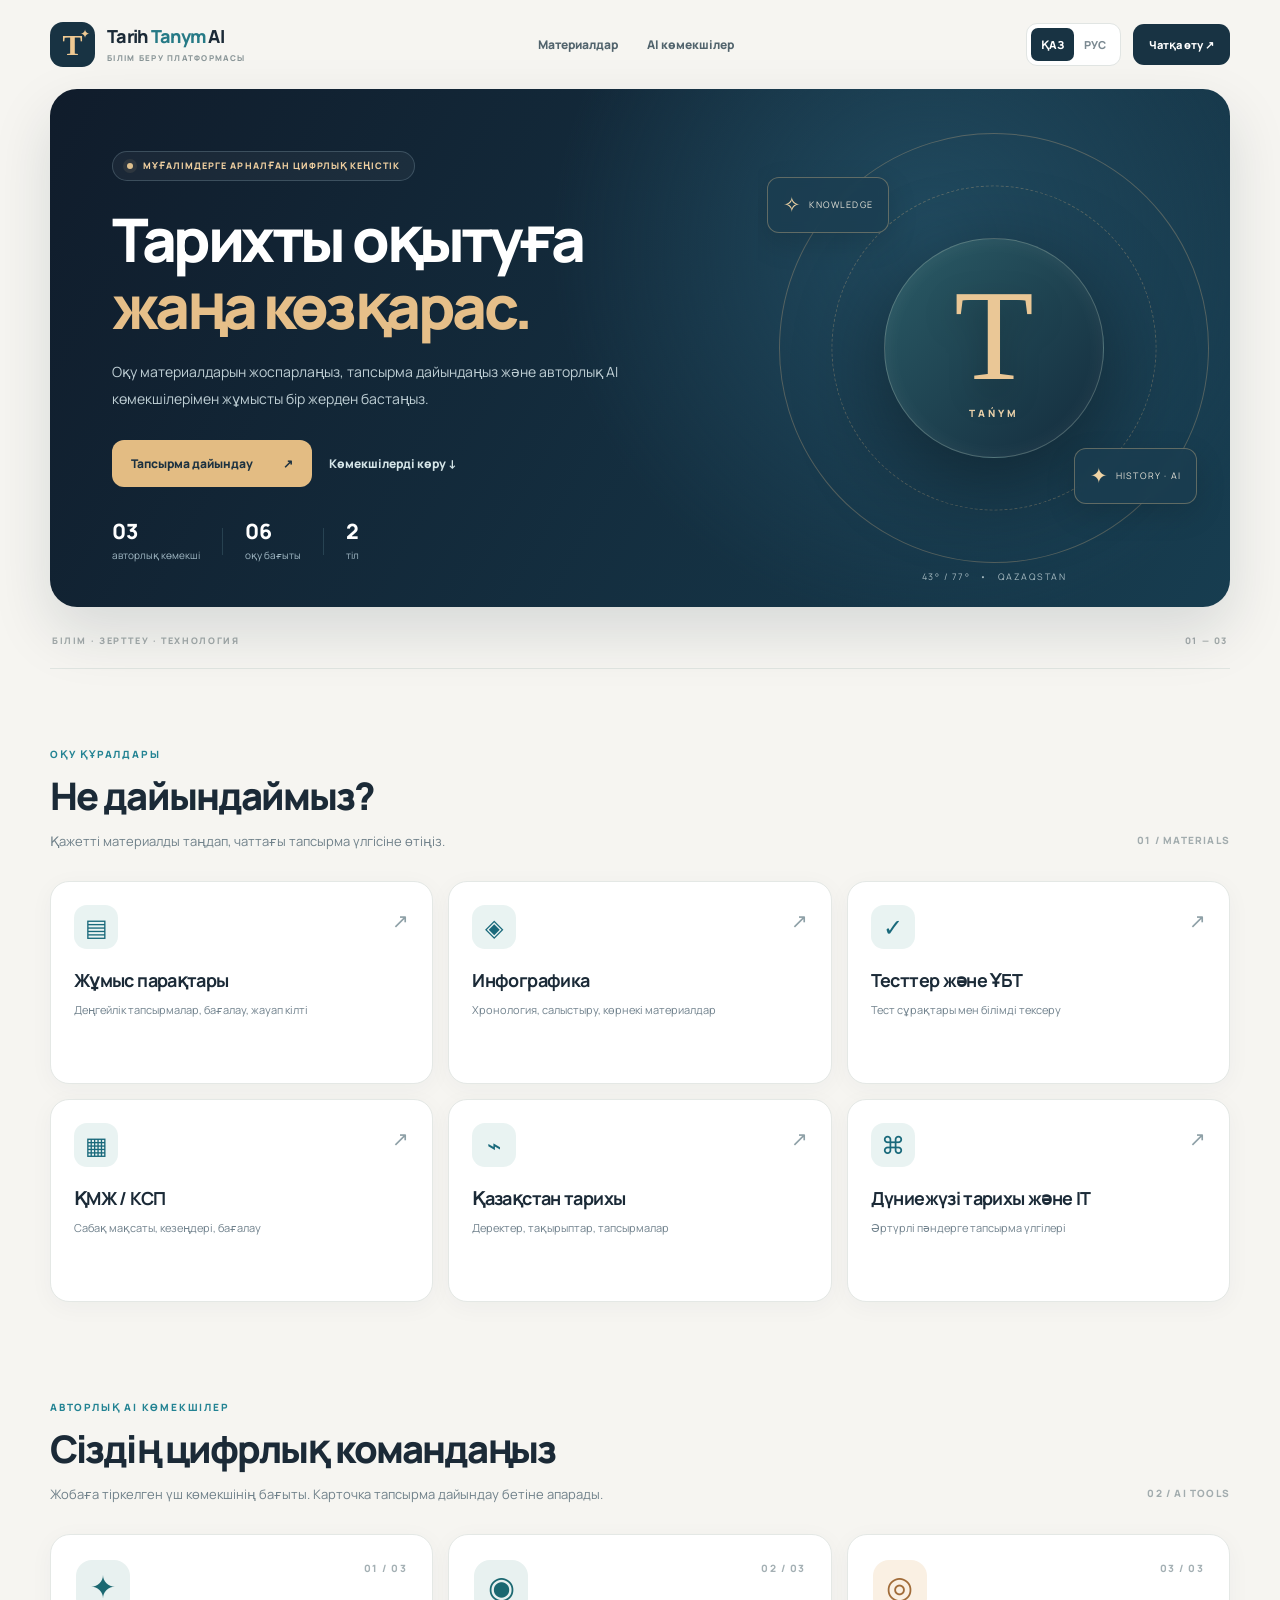
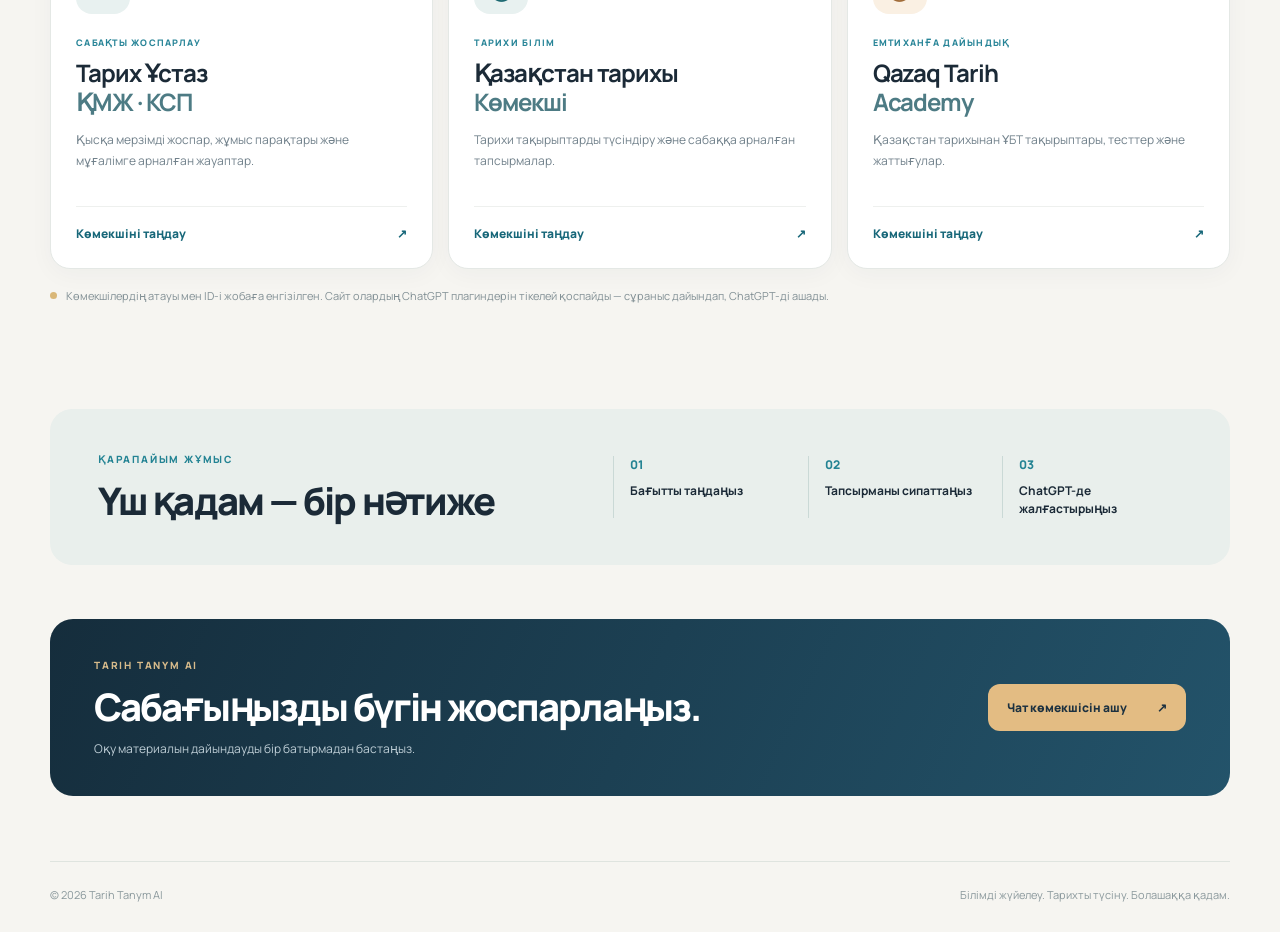
<file: index.html>
<!doctype html>
<html lang="kk">
<head>
<meta charset="utf-8"><meta name="viewport" content="width=device-width, initial-scale=1">
<meta name="theme-color" content="#101e2d">
<meta name="description" content="Tarih Tanym AI — оқу материалдары мен авторлық AI көмекшілеріне арналған білім беру платформасы.">
<title>Tarih Tanym AI · Білім беру платформасы</title>
<link rel="stylesheet" href="bots.css?v=20261123e">
<script defer src="bots.js?v=20261123b"></script>
</head>
<body>
<div class="page-wrap">
<header class="site-header wrap">
<a class="brand" href="./" aria-label="Tarih Tanym AI"><span class="brand-mark">T<span>✦</span></span><span class="brand-name">Tarih <em>Tanym</em> AI<small>БІЛІМ БЕРУ ПЛАТФОРМАСЫ</small></span></a>
<nav class="top-nav" aria-label="Навигация"><a href="#materials" data-kk="Материалдар" data-ru="Материалы">Материалдар</a><a href="#assistants" data-kk="AI көмекшілер" data-ru="AI-помощники">AI көмекшілер</a></nav>
<div class="header-actions"><div class="language-switch" role="group" aria-label="Тіл / Язык"><button type="button" data-lang="kk" aria-pressed="true">ҚАЗ</button><button type="button" data-lang="ru" aria-pressed="false">РУС</button></div><a class="header-cta" href="chat.html" data-kk="Чатқа өту ↗" data-ru="Открыть чат ↗">Чатқа өту ↗</a></div>
</header>
<main>
<section class="hero wrap" aria-labelledby="page-title">
<div class="hero-copy"><div class="hero-pill"><span class="hero-status"></span><span data-kk="МҰҒАЛІМДЕРГЕ АРНАЛҒАН ЦИФРЛЫҚ КЕҢІСТІК" data-ru="ЦИФРОВОЕ ПРОСТРАНСТВО ДЛЯ ПЕДАГОГОВ">МҰҒАЛІМДЕРГЕ АРНАЛҒАН ЦИФРЛЫҚ КЕҢІСТІК</span></div>
<h1 id="page-title" data-kk="Тарихты оқытуға <span>жаңа көзқарас.</span>" data-ru="Новый подход <span>к преподаванию истории.</span>">Тарихты оқытуға <span>жаңа көзқарас.</span></h1>
<p data-kk="Оқу материалдарын жоспарлаңыз, тапсырма дайындаңыз және авторлық AI көмекшілерімен жұмысты бір жерден бастаңыз." data-ru="Планируйте уроки, готовьте задания и работайте с авторскими AI-помощниками — всё в одном удобном пространстве.">Оқу материалдарын жоспарлаңыз, тапсырма дайындаңыз және авторлық AI көмекшілерімен жұмысты бір жерден бастаңыз.</p>
<div class="hero-actions"><a class="primary-cta" href="chat.html"><span data-kk="Тапсырма дайындау" data-ru="Создать задание">Тапсырма дайындау</span><span aria-hidden="true">↗</span></a><a class="secondary-cta" href="#assistants" data-kk="Көмекшілерді көру ↓" data-ru="Посмотреть помощников ↓">Көмекшілерді көру ↓</a></div>
<div class="hero-bottom"><span><strong>03</strong><span data-kk="авторлық көмекші" data-ru="авторских помощника">авторлық көмекші</span></span><i></i><span><strong>06</strong><span data-kk="оқу бағыты" data-ru="учебных направлений">оқу бағыты</span></span><i></i><span><strong>2</strong><span data-kk="тіл" data-ru="языка интерфейса">тіл</span></span></div>
</div>
<div class="hero-visual" aria-hidden="true"><div class="visual-orbit orbit-one"></div><div class="visual-orbit orbit-two"></div><div class="visual-center"><span class="visual-glyph">T</span><span>TAŃYM</span></div><div class="visual-floating floating-one">✧ <span>KNOWLEDGE</span></div><div class="visual-floating floating-two">✦ <span>HISTORY · AI</span></div><div class="visual-coordinates">43° / 77° &nbsp; • &nbsp; QAZAQSTAN</div></div>
</section>
<div class="section-divider wrap"><span data-kk="БІЛІМ · ЗЕРТТЕУ · ТЕХНОЛОГИЯ" data-ru="ЗНАНИЯ · ИССЛЕДОВАНИЯ · ТЕХНОЛОГИИ">БІЛІМ · ЗЕРТТЕУ · ТЕХНОЛОГИЯ</span><span>01 — 03</span></div>
<section id="materials" class="resources-section wrap">
<div class="section-heading"><div><span class="section-label" data-kk="ОҚУ ҚҰРАЛДАРЫ" data-ru="УЧЕБНЫЕ ИНСТРУМЕНТЫ">ОҚУ ҚҰРАЛДАРЫ</span><h2 data-kk="Не дайындаймыз?" data-ru="Что будем создавать?">Не дайындаймыз?</h2><p class="section-intro" data-kk="Қажетті материалды таңдап, чаттағы тапсырма үлгісіне өтіңіз." data-ru="Выберите материал и перейдите к готовому шаблону запроса.">Қажетті материалды таңдап, чаттағы тапсырма үлгісіне өтіңіз.</p></div><span class="section-side">01 / MATERIALS</span></div>
<div class="resource-grid"><a class="resource-tile" href="chat.html?bot=lesson&kind=worksheet"><span class="tile-icon" aria-hidden="true">▤</span><strong data-kk="Жұмыс парақтары" data-ru="Рабочие листы">Жұмыс парақтары</strong><span class="tile-description" data-kk="Деңгейлік тапсырмалар, бағалау, жауап кілті" data-ru="Задания, критерии и ключи ответов">Деңгейлік тапсырмалар, бағалау, жауап кілті</span><span class="tile-arrow" aria-hidden="true">↗</span></a>
<a class="resource-tile" href="chat.html?bot=lesson&kind=infographic"><span class="tile-icon" aria-hidden="true">◈</span><strong data-kk="Инфографика" data-ru="Инфографика">Инфографика</strong><span class="tile-description" data-kk="Хронология, салыстыру, көрнекі материалдар" data-ru="Хронология, сравнения, наглядные схемы">Хронология, салыстыру, көрнекі материалдар</span><span class="tile-arrow" aria-hidden="true">↗</span></a>
<a class="resource-tile" href="chat.html?bot=academy&kind=quiz"><span class="tile-icon" aria-hidden="true">✓</span><strong data-kk="Тесттер және ҰБТ" data-ru="Тесты и ЕНТ">Тесттер және ҰБТ</strong><span class="tile-description" data-kk="Тест сұрақтары мен білімді тексеру" data-ru="Проверка знаний и подготовка к ЕНТ">Тест сұрақтары мен білімді тексеру</span><span class="tile-arrow" aria-hidden="true">↗</span></a>
<a class="resource-tile" href="chat.html?bot=lesson&kind=lesson"><span class="tile-icon" aria-hidden="true">▦</span><strong data-kk="ҚМЖ / КСП" data-ru="КСП / ҚМЖ">ҚМЖ / КСП</strong><span class="tile-description" data-kk="Сабақ мақсаты, кезеңдері, бағалау" data-ru="Цели, этапы и оценивание урока">Сабақ мақсаты, кезеңдері, бағалау</span><span class="tile-arrow" aria-hidden="true">↗</span></a>
<a class="resource-tile" href="chat.html?bot=history&kind=explain"><span class="tile-icon" aria-hidden="true">⌁</span><strong data-kk="Қазақстан тарихы" data-ru="История Казахстана">Қазақстан тарихы</strong><span class="tile-description" data-kk="Деректер, тақырыптар, тапсырмалар" data-ru="Темы, факты, вопросы и задания">Деректер, тақырыптар, тапсырмалар</span><span class="tile-arrow" aria-hidden="true">↗</span></a>
<a class="resource-tile" href="chat.html?bot=lesson&kind=custom"><span class="tile-icon" aria-hidden="true">⌘</span><strong data-kk="Дүниежүзі тарихы және IT" data-ru="Всемирная история и IT">Дүниежүзі тарихы және IT</strong><span class="tile-description" data-kk="Әртүрлі пәндерге тапсырма үлгілері" data-ru="Шаблоны заданий для разных предметов">Әртүрлі пәндерге тапсырма үлгілері</span><span class="tile-arrow" aria-hidden="true">↗</span></a></div>
</section>
<section id="assistants" class="bots-section wrap">
<div class="section-heading"><div><span class="section-label" data-kk="АВТОРЛЫҚ AI КӨМЕКШІЛЕР" data-ru="АВТОРСКИЕ AI-ПОМОЩНИКИ">АВТОРЛЫҚ AI КӨМЕКШІЛЕР</span><h2 data-kk="Сіздің цифрлық командаңыз" data-ru="Ваша цифровая команда">Сіздің цифрлық командаңыз</h2><p class="section-intro" data-kk="Жобаға тіркелген үш көмекшінің бағыты. Карточка тапсырма дайындау бетіне апарады." data-ru="Три помощника из вашего проекта. Карточки открывают подготовку тематических заданий.">Жобаға тіркелген үш көмекшінің бағыты. Карточка тапсырма дайындау бетіне апарады.</p></div><span class="section-side">02 / AI TOOLS</span></div>
<div class="bot-grid"><a href="chat.html?bot=lesson" class="plugin-card"><div class="plugin-card-top"><span class="plugin-symbol">✦</span><span class="plugin-index">01 / 03</span></div><span class="plugin-label" data-kk="САБАҚТЫ ЖОСПАРЛАУ" data-ru="ПЛАНИРОВАНИЕ УРОКА">САБАҚТЫ ЖОСПАРЛАУ</span><h3>Тарих Ұстаз<span>ҚМЖ · КСП</span></h3><p data-kk="Қысқа мерзімді жоспар, жұмыс парақтары және мұғалімге арналған жауаптар." data-ru="КСП, рабочие листы, дескрипторы и ответы для учителя.">Қысқа мерзімді жоспар, жұмыс парақтары және мұғалімге арналған жауаптар.</p><span class="plugin-link"><span data-kk="Көмекшіні таңдау" data-ru="Выбрать помощника">Көмекшіні таңдау</span><span aria-hidden="true">↗</span></span></a>
<a href="chat.html?bot=history" class="plugin-card"><div class="plugin-card-top"><span class="plugin-symbol">◉</span><span class="plugin-index">02 / 03</span></div><span class="plugin-label" data-kk="ТАРИХИ БІЛІМ" data-ru="ИСТОРИЧЕСКИЕ ЗНАНИЯ">ТАРИХИ БІЛІМ</span><h3>Қазақстан тарихы<span>Көмекші</span></h3><p data-kk="Тарихи тақырыптарды түсіндіру және сабаққа арналған тапсырмалар." data-ru="Разбор исторических тем, вопросы и материалы для урока.">Тарихи тақырыптарды түсіндіру және сабаққа арналған тапсырмалар.</p><span class="plugin-link"><span data-kk="Көмекшіні таңдау" data-ru="Выбрать помощника">Көмекшіні таңдау</span><span aria-hidden="true">↗</span></span></a>
<a href="chat.html?bot=academy" class="plugin-card"><div class="plugin-card-top"><span class="plugin-symbol">◎</span><span class="plugin-index">03 / 03</span></div><span class="plugin-label" data-kk="ЕМТИХАНҒА ДАЙЫНДЫҚ" data-ru="ПОДГОТОВКА К ЭКЗАМЕНУ">ЕМТИХАНҒА ДАЙЫНДЫҚ</span><h3>Qazaq Tarih<span>Academy</span></h3><p data-kk="Қазақстан тарихынан ҰБТ тақырыптары, тесттер және жаттығулар." data-ru="Тесты, темы ЕНТ и тренировка по истории Казахстана.">Қазақстан тарихынан ҰБТ тақырыптары, тесттер және жаттығулар.</p><span class="plugin-link"><span data-kk="Көмекшіні таңдау" data-ru="Выбрать помощника">Көмекшіні таңдау</span><span aria-hidden="true">↗</span></span></a></div>
<p class="access-note"><span class="note-dot"></span><span data-kk="Көмекшілердің атауы мен ID-і жобаға енгізілген. Сайт олардың ChatGPT плагиндерін тікелей қоспайды — сұраныс дайындап, ChatGPT-ді ашады." data-ru="Названия и ID помощников внесены в проект. Сайт пока не подключает сами плагины к ChatGPT — он готовит запрос и открывает чат.">Көмекшілердің атауы мен ID-і жобаға енгізілген. Сайт олардың ChatGPT плагиндерін тікелей қоспайды — сұраныс дайындап, ChatGPT-ді ашады.</span></p>
</section>
<section class="how-section wrap"><div><span class="section-label" data-kk="ҚАРАПАЙЫМ ЖҰМЫС" data-ru="ПРОСТОЙ СЦЕНАРИЙ">ҚАРАПАЙЫМ ЖҰМЫС</span><h2 data-kk="Үш қадам — бір нәтиже" data-ru="Три шага — один результат">Үш қадам — бір нәтиже</h2></div><div class="how-steps"><div><span>01</span><strong data-kk="Бағытты таңдаңыз" data-ru="Выберите направление">Бағытты таңдаңыз</strong></div><div><span>02</span><strong data-kk="Тапсырманы сипаттаңыз" data-ru="Опишите задание">Тапсырманы сипаттаңыз</strong></div><div><span>03</span><strong data-kk="ChatGPT-де жалғастырыңыз" data-ru="Продолжите в ChatGPT">ChatGPT-де жалғастырыңыз</strong></div></div></section>
<section class="closing-banner wrap"><div><span class="section-label" data-kk="TARIH TANYM AI" data-ru="TARIH TANYM AI">TARIH TANYM AI</span><h2 data-kk="Сабағыңызды бүгін жоспарлаңыз." data-ru="Подготовьте следующий урок сегодня.">Сабағыңызды бүгін жоспарлаңыз.</h2><p data-kk="Оқу материалын дайындауды бір батырмадан бастаңыз." data-ru="Начните подготовку учебного материала одним нажатием.">Оқу материалын дайындауды бір батырмадан бастаңыз.</p></div><a href="chat.html" class="primary-cta"><span data-kk="Чат көмекшісін ашу" data-ru="Открыть чат-помощник">Чат көмекшісін ашу</span><span>↗</span></a></section>
</main>
<footer class="site-footer wrap"><span>© 2026 Tarih Tanym AI</span><span data-kk="Білімді жүйелеу. Тарихты түсіну. Болашаққа қадам." data-ru="Систематизировать знания. Понимать историю. Смотреть в будущее.">Білімді жүйелеу. Тарихты түсіну. Болашаққа қадам.</span></footer>
</div></body></html>
</file>
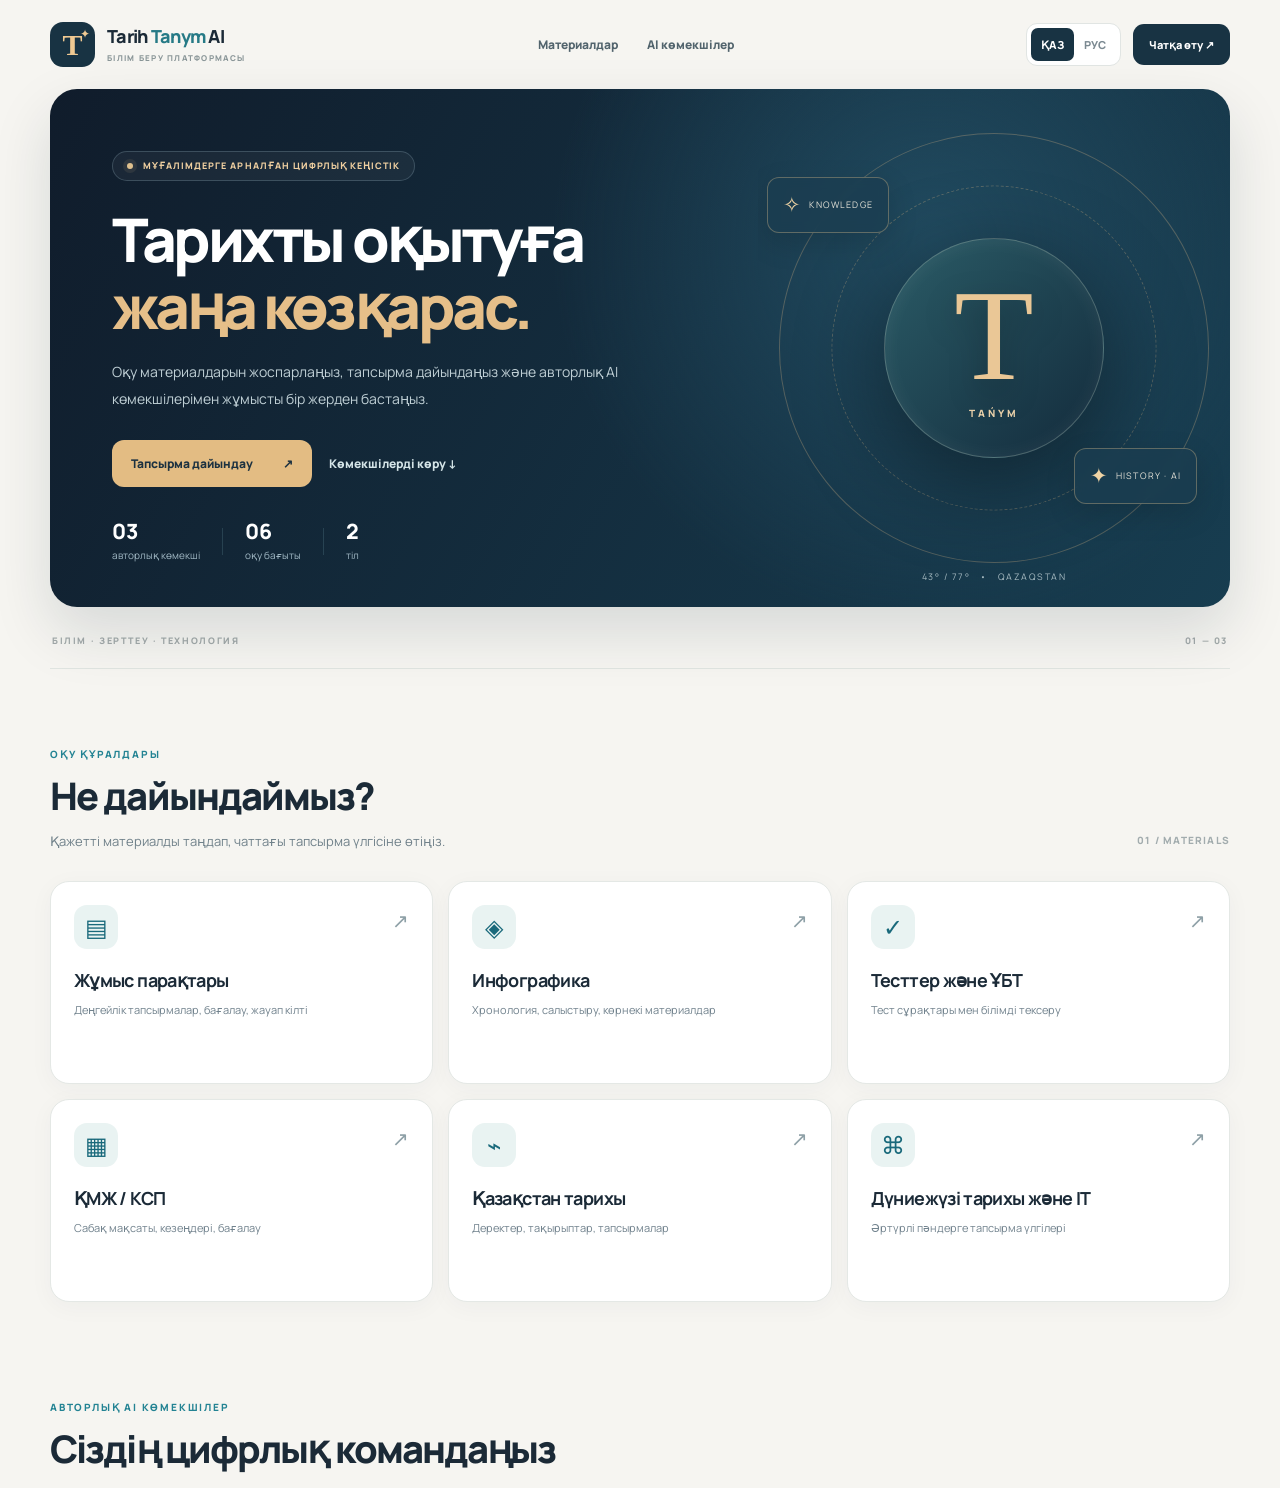
<file: cabinet.html>
<!doctype html><html lang="kk"><head><meta charset="utf-8"><meta name="viewport" content="width=device-width,initial-scale=1"><meta http-equiv="refresh" content="0;url=./"><title>Tarih Ustaz AI — Боттар</title><style>body{font:16px/1.6 sans-serif;background:#111d2c;color:#f6e8d4;min-height:100vh;display:grid;place-items:center;margin:0;text-align:center}a{color:#f4d39b}</style></head><body><main><h1>Tarih Ustaz AI</h1><p><a href="./">Боттарды ашу / Открыть ботов</a></p></main></body></html>
</file>
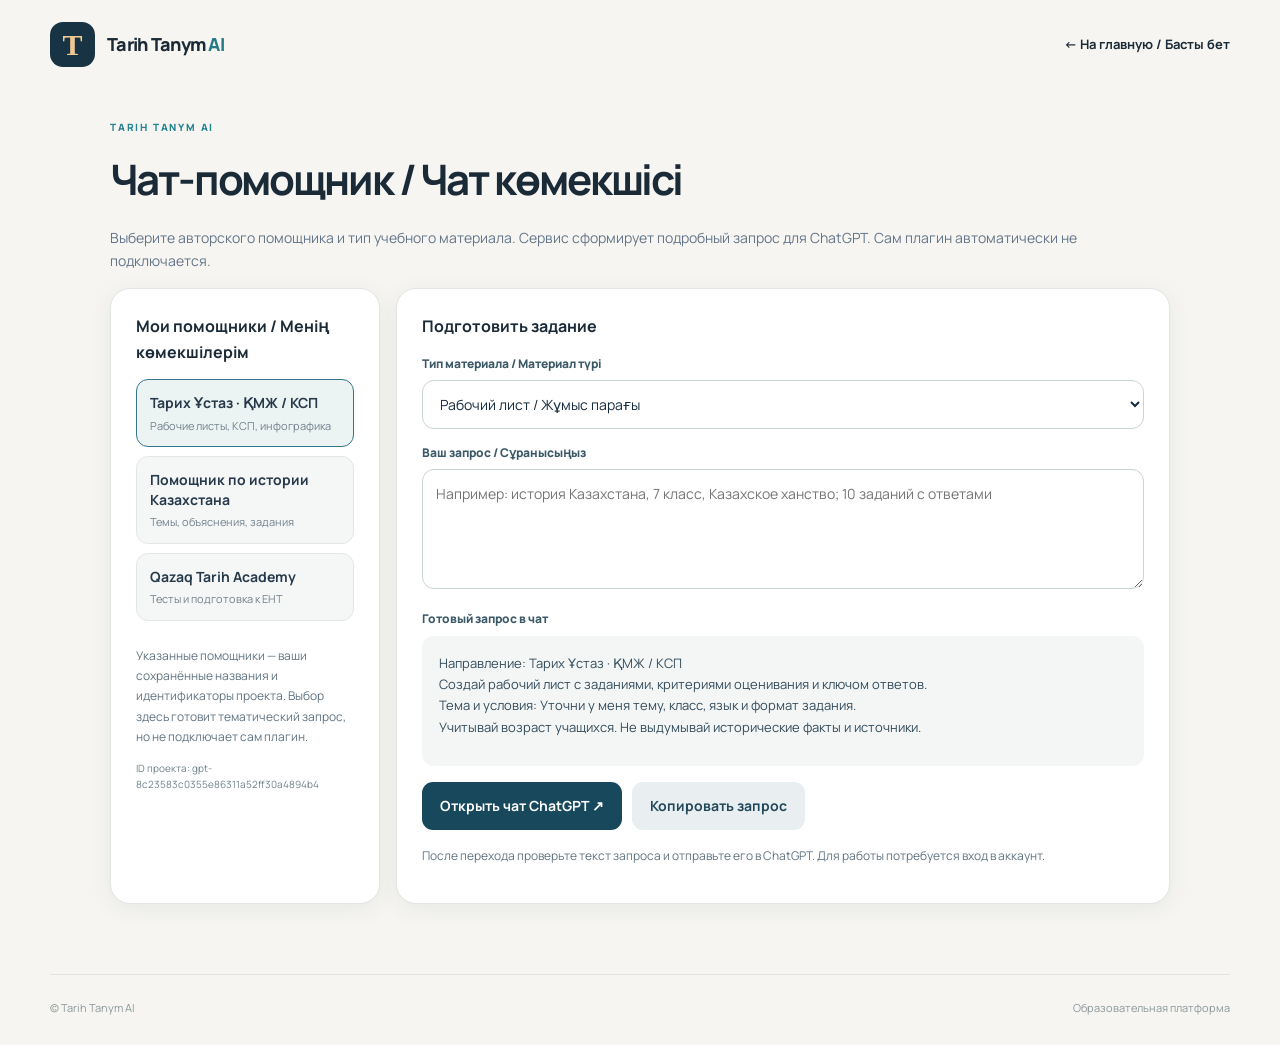
<file: chat.html>
<!doctype html>
<html lang="ru">
<head>
<meta charset="utf-8"><meta name="viewport" content="width=device-width,initial-scale=1">
<meta name="theme-color" content="#111d2c">
<title>Tarih Tanym AI · Чат-помощник</title>
<link rel="stylesheet" href="bots.css?v=20261123e">
<style>
.chat-wrap{max-width:1060px;margin:30px auto 70px}
.chat-heading{margin-bottom:16px}.chat-heading h1{font-size:clamp(28px,5vw,42px);letter-spacing:-.05em;margin:8px 0}.chat-heading p{color:#647589;line-height:1.6;font-size:14px}
.chat-layout{display:grid;grid-template-columns:270px 1fr;gap:16px}
.chat-panel{border:1px solid #e2e5e4;background:#fff;border-radius:20px;padding:25px;box-shadow:0 5px 22px #233b4912}
.chat-panel h2{font-size:16px;margin:0 0 14px}
.bot-choice{width:100%;text-align:left;background:#f5f7f6;border:1px solid #e2e7e6;border-radius:12px;padding:13px;margin-bottom:9px;cursor:pointer;color:#27394a;line-height:1.4}
.bot-choice strong,.bot-choice small{display:block}.bot-choice small{font-size:11px;color:#72818d;margin-top:5px}
.bot-choice[aria-pressed="true"]{border-color:#37758a;background:#ebf4f3}
.chat-label{display:block;font-size:12px;font-weight:800;color:#3c5967;margin:14px 0 7px}
.chat-select,.chat-input{width:100%;border:1px solid #cad5d6;border-radius:12px;background:#fff;padding:13px;font:inherit;color:#162b3d}
.chat-input{min-height:120px;resize:vertical;line-height:1.6}
.chat-preview{white-space:pre-wrap;overflow-wrap:anywhere;border-radius:12px;background:#f3f6f5;padding:17px;line-height:1.65;font-size:13px;min-height:130px;color:#344c5b}
.chat-actions{display:flex;gap:10px;flex-wrap:wrap;margin-top:16px}
.chat-button{border:0;border-radius:11px;padding:13px 18px;background:#17485c;color:#fff;font:inherit;font-weight:700;cursor:pointer;text-decoration:none;display:inline-block}
.chat-button.secondary{background:#e9eff0;color:#24485b}
.chat-footnote{font-size:12px;line-height:1.7;color:#617481;margin-top:16px}
.id-line{font-size:10px;overflow-wrap:anywhere;color:#70838b;margin-top:8px}
@media(max-width:720px){.chat-layout{grid-template-columns:1fr}.chat-wrap{margin:14px auto 40px}.chat-panel{padding:17px}}
</style>
</head>
<body><div class="page-wrap">
<header class="site-header wrap"><a class="brand" href="./"><span class="brand-mark">T</span><span class="brand-name">Tarih Tanym <em>AI</em></span></a><a href="./" style="font-weight:700;font-size:13px">← На главную / Басты бет</a></header>
<main class="wrap chat-wrap">
<div class="chat-heading"><span class="section-label">TARIH TANYM AI</span><h1>Чат-помощник / Чат көмекшісі</h1><p>Выберите авторского помощника и тип учебного материала. Сервис сформирует подробный запрос для ChatGPT. Сам плагин автоматически не подключается.</p></div>
<div class="chat-layout">
<aside class="chat-panel"><h2>Мои помощники / Менің көмекшілерім</h2>
<button type="button" class="bot-choice" data-bot="lesson" aria-pressed="true"><strong>Тарих Ұстаз · ҚМЖ / КСП</strong><small>Рабочие листы, КСП, инфографика</small></button>
<button type="button" class="bot-choice" data-bot="history" aria-pressed="false"><strong>Помощник по истории Казахстана</strong><small>Темы, объяснения, задания</small></button>
<button type="button" class="bot-choice" data-bot="academy" aria-pressed="false"><strong>Qazaq Tarih Academy</strong><small>Тесты и подготовка к ЕНТ</small></button>
<p class="chat-footnote">Указанные помощники — ваши сохранённые названия и идентификаторы проекта. Выбор здесь готовит тематический запрос, но не подключает сам плагин.</p>
<div id="bot-id" class="id-line"></div>
</aside>
<section class="chat-panel"><h2>Подготовить задание</h2>
<label class="chat-label" for="kind">Тип материала / Материал түрі</label>
<select id="kind" class="chat-select"><option value="worksheet">Рабочий лист / Жұмыс парағы</option><option value="infographic">Инфографика</option><option value="quiz">Тест / Тест</option><option value="lesson">КСП / ҚМЖ</option><option value="explain">Объяснение темы / Тақырыпты түсіндіру</option><option value="custom">Другое задание / Басқа тапсырма</option></select>
<label class="chat-label" for="request">Ваш запрос / Сұранысыңыз</label>
<textarea id="request" class="chat-input" placeholder="Например: история Казахстана, 7 класс, Казахское ханство; 10 заданий с ответами"></textarea>
<label class="chat-label" for="preview">Готовый запрос в чат</label>
<div id="preview" class="chat-preview" aria-live="polite"></div>
<div class="chat-actions"><button type="button" id="open" class="chat-button">Открыть чат ChatGPT ↗</button><button type="button" id="copy" class="chat-button secondary">Копировать запрос</button></div>
<p id="status" class="chat-footnote" role="status">После перехода проверьте текст запроса и отправьте его в ChatGPT. Для работы потребуется вход в аккаунт.</p>
</section>
</div>
</main><footer class="site-footer wrap"><span>© Tarih Tanym AI</span><span>Образовательная платформа</span></footer></div>
<script>
(()=>{
const bots={
 lesson:{name:"Тарих Ұстаз · ҚМЖ / КСП",id:"gpt-8c23583c0355e86311a52ff30a4894b4"},
 history:{name:"Помощник по истории Казахстана",id:"gpt-0fe81d89dc550c42d47118ec9242684c"},
 academy:{name:"Qazaq Tarih Academy",id:"gpt-86f9986eee3d5cdceab0792015bd581b"}
};
const kinds={worksheet:"Создай рабочий лист с заданиями, критериями оценивания и ключом ответов.",infographic:"Подготовь содержание учебной инфографики: проверенные факты, краткие подписи и логичную структуру.",quiz:"Составь тест с вариантами ответов, правильными ответами и пояснениями.",lesson:"Составь краткосрочный план урока (КСП / ҚМЖ) с целями, этапами и оцениванием.",explain:"Объясни учебную тему доступно и подготовь вопросы для закрепления.",custom:"Выполни учебное задание."};
const buttons=[...document.querySelectorAll("[data-bot]")], kind=document.getElementById("kind"),request=document.getElementById("request"),preview=document.getElementById("preview"),status=document.getElementById("status");
const getBot=()=>buttons.find(b=>b.getAttribute("aria-pressed")==="true")?.dataset.bot||"lesson";
const prompt=()=> "Направление: "+bots[getBot()].name+"\n"+kinds[kind.value]+"\nТема и условия: "+(request.value.trim()||"Уточни у меня тему, класс, язык и формат задания.")+"\nУчитывай возраст учащихся. Не выдумывай исторические факты и источники.";
function render(){preview.textContent=prompt();document.getElementById("bot-id").textContent="ID проекта: "+bots[getBot()].id;}
buttons.forEach(b=>b.addEventListener("click",()=>{buttons.forEach(x=>x.setAttribute("aria-pressed",String(x===b)));render()}));
kind.addEventListener("change",render);request.addEventListener("input",render);
const params=new URLSearchParams(location.search);const selected=params.get("bot");if(bots[selected])buttons.find(b=>b.dataset.bot===selected).click();const selectedKind=params.get("kind");if(Object.prototype.hasOwnProperty.call(kinds,selectedKind))kind.value=selectedKind;render();
document.getElementById("open").addEventListener("click",()=>{window.open("https://chatgpt.com/?q="+encodeURIComponent(prompt()),"_blank","noopener,noreferrer");status.textContent="ChatGPT открыт в новой вкладке. Если запрос не появился автоматически, нажмите «Копировать запрос» и вставьте его. Плагин автоматически не подключается.";});
document.getElementById("copy").addEventListener("click",async()=>{try{await navigator.clipboard.writeText(prompt());status.textContent="Запрос скопирован. Вставьте его в ChatGPT.";}catch(_){status.textContent="Не удалось скопировать автоматически. Выделите текст запроса выше.";}});render();
})();
</script></body></html>
</file>
<file: bots.css>
@import url('https://fonts.googleapis.com/css2?family=Manrope:wght@400;500;600;700;800&display=swap');
:root{color-scheme:light;--ink:#1b2a37;--muted:#71808b;--sand:#f6f5f1;--line:#e6e9e7;--navy:#102535;--teal:#176779;--gold:#dcb984}
*{box-sizing:border-box}html{scroll-behavior:smooth}body{margin:0;background:var(--sand);color:var(--ink);font:14px/1.6 Manrope,"Segoe UI",Arial,sans-serif;-webkit-font-smoothing:antialiased}a{color:inherit;text-decoration:none}button{font:inherit}.wrap{width:min(1180px,calc(100% - 48px));margin-inline:auto}.page-wrap{min-height:100vh;display:flex;flex-direction:column}main{flex:1}
.site-header{min-height:89px;display:flex;justify-content:space-between;align-items:center;gap:25px}.brand{display:flex;align-items:center;gap:12px;white-space:nowrap}.brand-mark{display:grid;place-items:center;position:relative;background:#183343;color:#efc992;width:45px;height:45px;border-radius:13px;font:700 30px Georgia,serif}.brand-mark span{font:12px Georgia,serif;position:absolute;top:5px;right:5px}.brand-name{font-size:18px;font-weight:800;line-height:1.2;letter-spacing:-.04em}.brand-name em{font-style:normal;color:#267a86}.brand-name small{display:block;color:#8a9698;font-size:8px;letter-spacing:.16em;margin-top:5px;font-weight:800}
.top-nav{display:flex;gap:29px;font-size:12px;color:#52646d;font-weight:800}.top-nav a:hover{color:var(--teal)}.header-actions{display:flex;align-items:center;gap:12px}.language-switch{display:flex;border:1px solid #e1e5e3;border-radius:11px;padding:4px;background:white}.language-switch button{cursor:pointer;padding:8px 10px;border:0;background:none;color:#7b8991;border-radius:7px;font-size:11px;font-weight:800}.language-switch button[aria-pressed=true]{background:#183343;color:#fff}.header-cta{border-radius:11px;background:#183343;color:#fff;padding:12px 16px;font-size:11px;font-weight:800;white-space:nowrap}.header-cta:hover,.primary-cta:hover{background:#246078}.brand:focus-visible,.header-cta:focus-visible,a:focus-visible,button:focus-visible{outline:3px solid #e7b568;outline-offset:3px}
.hero{display:grid;grid-template-columns:1.2fr .8fr;min-height:510px;background:radial-gradient(circle at 75% 30%,#214b60 0%,transparent 40%),linear-gradient(120deg,#101c2b,#173d50);border-radius:27px;overflow:hidden;position:relative;color:#fff;box-shadow:0 25px 60px #0e263222}.hero-copy{position:relative;z-index:2;padding:62px 25px 44px 62px;display:flex;flex-direction:column;align-items:flex-start}.hero-pill{display:flex;align-items:center;gap:10px;border:1px solid #8fa9b54a;border-radius:40px;background:#ffffff0b;color:#efcfa0;padding:7px 14px;font-size:9px;letter-spacing:.115em;font-weight:800}.hero-status{height:6px;width:6px;border-radius:50%;background:#dec08e;box-shadow:0 0 0 4px #dec08e18}.hero h1{font-size:clamp(38px,4.7vw,63px);line-height:1.11;letter-spacing:-.057em;font-weight:800;max-width:680px;margin:25px 0 19px}.hero h1 span{display:block;color:#e6bf89}.hero p{color:#bfcfd5;max-width:535px;font-size:14px;line-height:1.9;margin:0}.hero-actions{display:flex;gap:17px;align-items:center;margin-top:28px;flex-wrap:wrap}.primary-cta{background:#e3bc83;color:#1c3140;display:inline-flex;justify-content:space-between;align-items:center;gap:30px;padding:14px 19px;border-radius:12px;font-size:12px;font-weight:800;transition:background .2s,transform .2s}.primary-cta:hover{background:#efcea0;transform:translateY(-2px)}.secondary-cta{font-size:12px;font-weight:800;color:#d5e5e8}.hero-bottom{display:flex;align-items:center;gap:22px;margin-top:auto;padding-top:32px}.hero-bottom>span{display:flex;flex-direction:column}.hero-bottom strong{font-size:21px;font-weight:800;line-height:1.2}.hero-bottom span span{color:#a1b8c4;font-size:10px;margin-top:3px}.hero-bottom i{height:27px;width:1px;background:#5c82904c}
.hero-visual{position:relative;overflow:hidden}.visual-orbit{position:absolute;top:50%;left:50%;transform:translate(-50%,-50%) rotate(-17deg);border:1px solid #e4bc8648;border-radius:50%}.orbit-one{width:430px;height:430px}.orbit-two{width:325px;height:325px;border-style:dashed}.visual-center{width:220px;height:220px;position:absolute;top:50%;left:50%;transform:translate(-50%,-50%);background:linear-gradient(135deg,#2b5c67,#132b3c);border:1px solid #afc1b559;border-radius:50%;box-shadow:0 25px 90px #0006,inset 0 1px 20px #ffffff10;display:flex;flex-direction:column;justify-content:center;align-items:center;color:#e9d0a9;letter-spacing:.32em;font-size:10px;font-weight:800}.visual-glyph{font:130px/.92 Georgia,serif;letter-spacing:0;color:#eac796;text-shadow:0 12px 35px #0004;margin-bottom:9px}.visual-floating{position:absolute;display:flex;align-items:center;gap:8px;border:1px solid #dcbe8a5b;background:#1b3e50c9;backdrop-filter:blur(6px);color:#f0d4a5;border-radius:12px;padding:10px 15px;font-size:21px;box-shadow:0 10px 30px #0002}.visual-floating span{font-size:9px;letter-spacing:.13em;color:#e4e2d8}.floating-one{top:17%;left:2%}.floating-two{bottom:20%;right:7%}.visual-coordinates{position:absolute;bottom:23px;left:50%;transform:translateX(-50%);white-space:nowrap;color:#a6bac1;font-size:9px;letter-spacing:.16em}
.section-divider{display:flex;justify-content:space-between;margin-top:27px;padding:0 2px 19px;border-bottom:1px solid #e0e5e1;color:#a2a9a9;font-size:9px;letter-spacing:.18em;font-weight:800}
.resources-section,.bots-section{padding:77px 0 20px;scroll-margin-top:30px}.section-heading{display:flex;justify-content:space-between;align-items:end;gap:20px;margin-bottom:28px}.section-label{display:block;color:#238393;font-size:10px;font-weight:800;letter-spacing:.18em;margin-bottom:11px}.section-heading h2,.how-section h2,.closing-banner h2{font-size:clamp(27px,3vw,38px);line-height:1.19;font-weight:800;letter-spacing:-.05em;margin:0}.section-intro{margin:12px 0 0;color:#70818a;max-width:650px;font-size:13px;line-height:1.75}.section-side{font-size:10px;color:#a2acae;font-weight:800;letter-spacing:.12em;white-space:nowrap;padding-bottom:5px}
.resource-grid{display:grid;grid-template-columns:repeat(3,minmax(0,1fr));gap:15px}.resource-tile{min-height:203px;background:#fff;border:1px solid #e4e8e5;border-radius:19px;padding:23px;display:flex;flex-direction:column;align-items:flex-start;position:relative;box-shadow:0 5px 25px #1e36440a;transition:transform .2s,box-shadow .2s,border-color .2s}.resource-tile:hover,.plugin-card:hover{transform:translateY(-5px);box-shadow:0 18px 40px #1e364420;border-color:#b9d1d0}.tile-icon{display:grid;place-items:center;height:44px;width:44px;color:#19697b;background:#e9f3f2;border-radius:13px;font-size:24px}.resource-tile strong{font-size:18px;letter-spacing:-.035em;margin:17px 0 6px}.tile-description{font-size:11px;color:#71828d;line-height:1.65;max-width:260px}.tile-arrow{position:absolute;top:23px;right:23px;color:#8ea0a7;font-size:20px}
.bot-grid{display:grid;grid-template-columns:repeat(3,minmax(0,1fr));gap:15px}.plugin-card{display:flex;flex-direction:column;align-items:flex-start;min-height:335px;background:#fff;border:1px solid #e4e8e5;border-radius:20px;padding:25px;box-shadow:0 5px 25px #1e36440a;transition:transform .2s,box-shadow .2s,border-color .2s}.plugin-card-top{display:flex;justify-content:space-between;align-items:start;width:100%}.plugin-symbol{display:grid;place-items:center;width:54px;height:54px;border-radius:16px;background:#e8f1f0;color:#1b6871;font-size:31px}.plugin-card:nth-child(3) .plugin-symbol{color:#a16c39;background:#faf0e3}.plugin-index{font-size:10px;color:#a4b0b4;font-weight:800;letter-spacing:.15em}.plugin-label{font-size:9px;letter-spacing:.14em;color:#278497;font-weight:800;margin-top:22px}.plugin-card h3{font-size:24px;line-height:1.2;margin:9px 0 8px;letter-spacing:-.045em}.plugin-card h3 span{display:block;color:#4d7b84}.plugin-card p{font-size:12px;color:#71818b;line-height:1.75;margin:4px 0 20px}.plugin-link{display:flex;width:100%;justify-content:space-between;align-items:center;border-top:1px solid #eef0ee;padding-top:17px;margin-top:auto;color:#176779;font-size:12px;font-weight:800}.access-note{display:flex;align-items:start;gap:9px;font-size:11px;color:#829095;line-height:1.7;margin-top:18px}.note-dot{width:7px;height:7px;border-radius:50%;background:#d9b778;flex:none;margin-top:5px}
.how-section{display:grid;grid-template-columns:.9fr 1.1fr;gap:50px;align-items:center;margin-top:72px;background:#e9efec;border-radius:22px;padding:42px 48px}.how-steps{display:grid;grid-template-columns:repeat(3,1fr);gap:14px}.how-steps>div{display:flex;flex-direction:column;gap:9px;border-left:1px solid #cad9d6;padding-left:16px}.how-steps span{font:800 12px Manrope;color:#248393}.how-steps strong{font-size:12px;line-height:1.5}
.closing-banner{display:flex;align-items:center;justify-content:space-between;gap:24px;margin-top:54px;margin-bottom:65px;padding:38px 44px;background:linear-gradient(115deg,#152d3c,#23536a);color:#fff;border-radius:23px}.closing-banner .section-label{color:#d7bb8b}.closing-banner p{font-size:12px;color:#bdcdd5;margin:10px 0 0}.closing-banner .primary-cta{flex:none}.site-footer{border-top:1px solid #dfe4df;padding:24px 0 28px;display:flex;justify-content:space-between;gap:20px;font-size:11px;color:#8a989c}
@media(max-width:1000px){.top-nav{display:none}.hero-copy{padding-left:40px}.hero h1{font-size:46px}.hero-visual{opacity:.8}.how-section{gap:20px;padding:30px}}
@media(max-width:760px){.wrap{width:calc(100% - 30px)}.site-header{min-height:75px;gap:10px}.brand-name{font-size:15px}.brand-name small{font-size:7px}.brand-mark{width:39px;height:39px}.header-cta{display:none}.hero{grid-template-columns:1fr;min-height:0;border-radius:20px}.hero-copy{padding:39px 26px 31px}.hero-pill{font-size:8px}.hero h1{font-size:clamp(35px,8vw,53px);margin-top:22px}.hero h1 span{display:inline}.hero p{font-size:12px}.hero-visual{display:none}.hero-bottom{margin-top:28px}.resources-section,.bots-section{padding-top:50px}.resource-grid{grid-template-columns:1fr 1fr;gap:11px}.bot-grid{grid-template-columns:1fr;gap:12px}.plugin-card{min-height:0}.section-side{display:none}.how-section{grid-template-columns:1fr;margin-top:42px;padding:27px 23px}.closing-banner{margin:38px auto 44px;flex-direction:column;align-items:flex-start;padding:29px 24px}.site-footer{flex-direction:column;gap:4px}}
@media(max-width:450px){.resource-grid{grid-template-columns:1fr}.resource-tile{min-height:140px}.hero-bottom{gap:15px}.hero-bottom span span{font-size:9px}.how-steps{grid-template-columns:1fr;gap:16px}.how-steps>div{gap:3px}.language-switch button{padding:7px 8px}.brand{gap:8px}}
@media(prefers-reduced-motion:reduce){*,*:before,*:after{scroll-behavior:auto!important;transition:none!important}}
</file>
